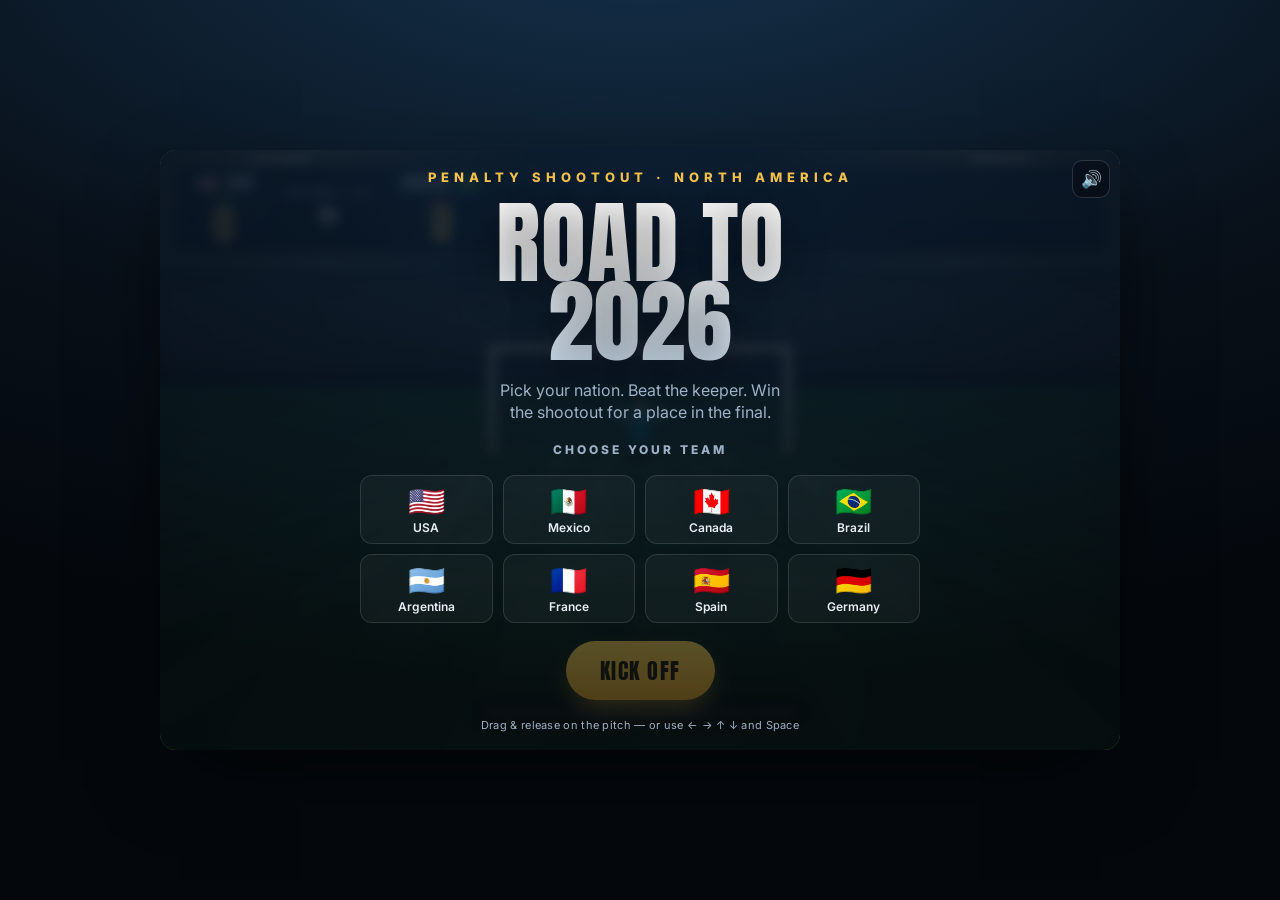
<file: docs/game.html>
<!DOCTYPE html>
<html lang="en">
<head>
<meta charset="UTF-8" />
<meta name="viewport" content="width=device-width, initial-scale=1, maximum-scale=1, user-scalable=no" />
<title>Road to 2026 — Penalty Shootout</title>
<link rel="preconnect" href="https://fonts.googleapis.com">
<link rel="preconnect" href="https://fonts.gstatic.com" crossorigin>
<link href="https://fonts.googleapis.com/css2?family=Anton&family=Inter:wght@400;600;800&display=swap" rel="stylesheet">
<style>
  :root{
    --sky-top:#0a1526; --sky-mid:#10283f; --night:#081019;
    --grass:#2f9243; --grass-dark:#247a37; --grass-deep:#1c5d2c;
    --gold:#f2c14e; --gold-deep:#d89a26;
    --go:#3ad07a; --no:#e2483b;
    --chalk:rgba(255,255,255,.92);
    --ink:#e8eef5; --dim:#9fb1c4;
  }
  *{box-sizing:border-box; -webkit-tap-highlight-color:transparent;}
  html,body{margin:0; height:100%;}
  body{
    background:radial-gradient(120% 80% at 50% -10%, #15324d 0%, var(--night) 60%, #04080d 100%);
    color:var(--ink);
    font-family:'Inter',system-ui,-apple-system,sans-serif;
    display:flex; align-items:center; justify-content:center;
    min-height:100%; padding:14px;
    overflow:hidden;
  }
  #stage{
    position:relative; width:min(96vw, 960px);
    aspect-ratio:8/5; border-radius:16px; overflow:hidden;
    box-shadow:0 30px 80px -20px rgba(0,0,0,.8), 0 0 0 1px rgba(255,255,255,.06) inset;
  }
  canvas{display:block; width:100%; height:100%;}

  /* ---------- HUD ---------- */
  #hud{
    position:absolute; inset:0; pointer-events:none;
    display:flex; flex-direction:column; justify-content:space-between;
    padding:clamp(8px,2vw,16px);
  }
  .board{
    pointer-events:none;
    align-self:center; display:flex; align-items:stretch; gap:0;
    background:linear-gradient(180deg,#0d1a2a,#060d16);
    border:1px solid rgba(255,255,255,.1);
    border-radius:12px; overflow:hidden;
    box-shadow:0 10px 30px -10px rgba(0,0,0,.7), 0 0 0 3px rgba(0,0,0,.25);
    font-family:'Anton',sans-serif; letter-spacing:.5px;
  }
  .side{display:flex; flex-direction:column; align-items:center; padding:6px clamp(10px,2.2vw,18px) 7px; min-width:84px;}
  .side .nm{display:flex; align-items:center; gap:6px; font-size:clamp(13px,2.6vw,18px); color:var(--ink); line-height:1;}
  .side .flag{font-size:clamp(15px,3vw,20px); font-family:'Inter';}
  .side .sc{font-size:clamp(26px,5.5vw,40px); line-height:.95; color:var(--gold); text-shadow:0 0 14px rgba(242,193,78,.35);}
  .mid{display:flex; flex-direction:column; align-items:center; justify-content:center; padding:0 clamp(8px,2vw,14px); background:rgba(0,0,0,.25);}
  .mid .rd{font-size:clamp(9px,1.8vw,11px); color:var(--dim); letter-spacing:2px; font-family:'Inter'; font-weight:800;}
  .mid .vs{font-size:clamp(14px,3vw,20px); color:#fff;}
  .you-tag{font-size:9px; color:var(--go); letter-spacing:2px; font-family:'Inter'; font-weight:800; margin-top:1px;}

  #pellets{align-self:center; display:flex; gap:6px; margin-top:8px;}
  .pellet{width:11px; height:11px; border-radius:50%; background:rgba(255,255,255,.14); border:1px solid rgba(255,255,255,.18); transition:transform .2s;}
  .pellet.g{background:var(--go); box-shadow:0 0 10px var(--go); transform:scale(1.15);}
  .pellet.m{background:var(--no); box-shadow:0 0 10px var(--no);}

  #prompt{
    pointer-events:none; align-self:center; margin-bottom:6px; text-align:center;
    background:rgba(6,12,20,.55); backdrop-filter:blur(4px);
    border:1px solid rgba(255,255,255,.1); border-radius:999px;
    padding:7px 16px; font-size:clamp(12px,2.4vw,14px); color:var(--ink); font-weight:600;
    transition:opacity .25s; max-width:90%;
  }
  #prompt b{color:var(--gold);}

  /* ---------- big call ---------- */
  #call{
    position:absolute; inset:0; display:flex; align-items:center; justify-content:center;
    pointer-events:none; font-family:'Anton',sans-serif;
    font-size:clamp(48px,15vw,140px); letter-spacing:2px;
    opacity:0; transform:scale(.6); transition:none;
  }
  #call.show{animation:pop .9s ease-out forwards;}
  @keyframes pop{
    0%{opacity:0; transform:scale(.5) rotate(-4deg);}
    18%{opacity:1; transform:scale(1.08) rotate(2deg);}
    32%{transform:scale(1) rotate(0);}
    78%{opacity:1; transform:scale(1);}
    100%{opacity:0; transform:scale(1.04);}
  }

  /* ---------- overlays ---------- */
  .screen{
    position:absolute; inset:0; display:flex; flex-direction:column;
    align-items:center; justify-content:center; gap:clamp(10px,2.5vw,18px);
    padding:clamp(16px,4vw,40px); text-align:center;
    background:radial-gradient(120% 90% at 50% 0%, rgba(13,32,52,.86), rgba(4,8,13,.94));
    backdrop-filter:blur(6px);
    transition:opacity .35s; z-index:5;
  }
  .screen.hide{opacity:0; pointer-events:none;}
  .eyebrow{font-family:'Inter'; font-weight:800; letter-spacing:5px; font-size:clamp(10px,2.4vw,13px); color:var(--gold);}
  h1{
    font-family:'Anton',sans-serif; font-weight:400; margin:0;
    font-size:clamp(38px,11vw,92px); line-height:.86; letter-spacing:1px;
    background:linear-gradient(180deg,#fff 30%,#cfe0f0 100%);
    -webkit-background-clip:text; background-clip:text; color:transparent;
    text-shadow:0 8px 40px rgba(0,0,0,.4);
  }
  .sub{color:var(--dim); font-size:clamp(13px,2.8vw,16px); max-width:30ch; line-height:1.4;}
  .pick-label{color:var(--dim); font-size:12px; letter-spacing:3px; font-weight:800; text-transform:uppercase;}
  #teams{display:grid; grid-template-columns:repeat(4,1fr); gap:clamp(6px,1.6vw,10px); width:min(560px,92%);}
  .team{
    cursor:pointer; border:1px solid rgba(255,255,255,.12); border-radius:12px;
    background:rgba(255,255,255,.04); padding:10px 6px 8px; transition:transform .12s, border-color .15s, background .15s;
    display:flex; flex-direction:column; align-items:center; gap:4px;
  }
  .team:hover{transform:translateY(-2px); background:rgba(255,255,255,.08);}
  .team.sel{border-color:var(--gold); background:rgba(242,193,78,.12); box-shadow:0 0 0 1px var(--gold), 0 8px 20px -8px var(--gold-deep);}
  .team .em{font-size:clamp(22px,5vw,30px); line-height:1;}
  .team .tn{font-size:clamp(10px,2.2vw,12px); color:var(--ink); font-weight:600;}
  .btn{
    cursor:pointer; border:none; font-family:'Anton',sans-serif; letter-spacing:1.5px;
    font-size:clamp(16px,3.6vw,22px); color:#21130a;
    background:linear-gradient(180deg,var(--gold),var(--gold-deep));
    padding:13px 34px; border-radius:999px; transition:transform .12s, filter .15s, opacity .2s;
    box-shadow:0 12px 28px -8px rgba(242,193,78,.6);
  }
  .btn:hover{transform:translateY(-2px); filter:brightness(1.06);}
  .btn:disabled{opacity:.35; cursor:not-allowed; transform:none;}
  .btn.ghost{background:transparent; color:var(--ink); box-shadow:none; border:1px solid rgba(255,255,255,.22); font-size:clamp(12px,2.6vw,14px); padding:9px 22px;}
  .res-line{font-family:'Anton',sans-serif; font-size:clamp(20px,5vw,34px); color:var(--ink);}
  .res-line .gold{color:var(--gold);}
  .stat-row{display:flex; gap:clamp(14px,4vw,30px); margin-top:4px;}
  .stat{display:flex; flex-direction:column; align-items:center;}
  .stat .v{font-family:'Anton',sans-serif; font-size:clamp(24px,6vw,40px); color:var(--gold); line-height:1;}
  .stat .l{font-size:11px; color:var(--dim); letter-spacing:2px; text-transform:uppercase; margin-top:3px;}

  #sound{
    pointer-events:auto; position:absolute; top:10px; right:10px; z-index:6;
    width:38px; height:38px; border-radius:10px; cursor:pointer;
    background:rgba(6,12,20,.6); border:1px solid rgba(255,255,255,.14);
    color:var(--ink); font-size:17px; display:flex; align-items:center; justify-content:center;
  }
  .hint{font-size:11px; color:var(--dim); letter-spacing:.3px;}
  @media (max-width:430px){ #teams{grid-template-columns:repeat(2,1fr);} }
</style>
</head>
<body>
<div id="stage">
  <canvas id="game"></canvas>

  <div id="hud">
    <div>
      <div class="board">
        <div class="side">
          <div class="nm"><span class="flag" id="hFlag">🇺🇸</span><span id="hName">USA</span></div>
          <div class="you-tag">YOU</div>
          <div class="sc" id="hScore">0</div>
        </div>
        <div class="mid">
          <div class="rd" id="hRound">ROUND 1 / 5</div>
          <div class="vs">VS</div>
        </div>
        <div class="side">
          <div class="nm"><span id="aName">BRAZIL</span><span class="flag" id="aFlag">🇧🇷</span></div>
          <div class="you-tag" style="color:var(--no)">CPU</div>
          <div class="sc" id="aScore">0</div>
        </div>
      </div>
      <div id="pellets"></div>
    </div>
    <div id="prompt">Swipe from the ball toward the goal to shoot</div>
  </div>

  <div id="call"></div>
  <button id="sound" title="Toggle sound">🔊</button>

  <!-- Menu -->
  <div class="screen" id="menu">
    <div class="eyebrow">PENALTY SHOOTOUT · NORTH AMERICA</div>
    <h1>ROAD TO<br>2026</h1>
    <div class="sub">Pick your nation. Beat the keeper. Win the shootout for a place in the final.</div>
    <div class="pick-label">Choose your team</div>
    <div id="teams"></div>
    <button class="btn" id="kickoff" disabled>KICK OFF</button>
    <div class="hint">Drag &amp; release on the pitch — or use ← → ↑ ↓ and Space</div>
  </div>

  <!-- Result -->
  <div class="screen hide" id="result">
    <div class="eyebrow" id="rEyebrow">FULL TIME</div>
    <h1 id="rTitle">THROUGH!</h1>
    <div class="res-line" id="rScore">3 <span class="gold">—</span> 2</div>
    <div class="stat-row">
      <div class="stat"><div class="v" id="rGoals">0</div><div class="l">Goals</div></div>
      <div class="stat"><div class="v" id="rAcc">0%</div><div class="l">Accuracy</div></div>
      <div class="stat"><div class="v" id="rStreak">0</div><div class="l">Best streak</div></div>
    </div>
    <button class="btn" id="again">PLAY AGAIN</button>
    <button class="btn ghost" id="changeTeam">Change team</button>
  </div>
</div>

<script>
(() => {
"use strict";

// ---------- constants ----------
const W = 960, H = 600;
const GOAL = { cx:480, left:332, right:628, yTop:198, yBot:300 };
GOAL.halfW = (GOAL.right - GOAL.left)/2;
GOAL.h = GOAL.yBot - GOAL.yTop;
const SPOT = { x:480, y:474 };
const HORIZON = 236;
const AIM_X = 210, AIM_Y = 196, POWER_LEN = 250, MIN_SWIPE = 36;
const KEEPER_REACH = 104;

const TEAMS = [
  {code:'USA', name:'USA',       em:'🇺🇸', c1:'#ffffff', c2:'#1a3a8f'},
  {code:'MEX', name:'Mexico',    em:'🇲🇽', c1:'#0b7a3b', c2:'#ffffff'},
  {code:'CAN', name:'Canada',    em:'🇨🇦', c1:'#d52b1e', c2:'#ffffff'},
  {code:'BRA', name:'Brazil',    em:'🇧🇷', c1:'#ffdf00', c2:'#0a8a3c'},
  {code:'ARG', name:'Argentina', em:'🇦🇷', c1:'#74acdf', c2:'#ffffff'},
  {code:'FRA', name:'France',    em:'🇫🇷', c1:'#1a47b8', c2:'#ffffff'},
  {code:'ESP', name:'Spain',     em:'🇪🇸', c1:'#c60b1e', c2:'#ffc400'},
  {code:'GER', name:'Germany',   em:'🇩🇪', c1:'#111418', c2:'#dd0000'},
];

// ---------- canvas ----------
const cv = document.getElementById('game');
const ctx = cv.getContext('2d');
let scaleX = 1, scaleY = 1, rect = null;
function resize(){
  rect = cv.getBoundingClientRect();
  const dpr = Math.min(window.devicePixelRatio || 1, 2);
  cv.width = W * dpr; cv.height = H * dpr;
  ctx.setTransform(dpr,0,0,dpr,0,0);
  scaleX = W / rect.width; scaleY = H / rect.height;
}
window.addEventListener('resize', resize);

// ---------- state ----------
const reduce = window.matchMedia('(prefers-reduced-motion: reduce)').matches;
const game = {
  screen:'menu',           // menu | play | result
  phase:'idle',            // aim | flight | resolve | opp | done
  you:null, opp:null,
  youScore:0, oppScore:0,
  shotsTaken:0, goals:0, miss:0, streak:0, bestStreak:0,
  round:1, maxRounds:5, sudden:false,
  shotLog:[],
  t:0,
};

// shot in flight
let shot = null;
// keeper
const keeper = { x:GOAL.cx, dx:0, dy:0, dive:0, targetDive:0, lean:0, savePt:0 };
// aim
let aiming = false, aimStart=null, aimCur=null;
let kbAim = { hx:0, hf:0.35 }; // keyboard persistent aim
// fx
let fx = [];          // particles
let netRipple = null; // {x,y,t}
let crowdJoy = 0;

// ---------- audio ----------
// Everything routes through a master gain + compressor for a warmer, glue-d mix
// (no more raw square/saw straight to the speakers).
let actx = null, muted = false, master = null;
function audio(){
  if(!actx){
    try{
      actx = new (window.AudioContext||window.webkitAudioContext)();
      master = actx.createGain(); master.gain.value = 0.55;
      const comp = actx.createDynamicsCompressor();
      comp.threshold.value = -18; comp.ratio.value = 3; comp.attack.value = 0.003; comp.release.value = 0.25;
      master.connect(comp).connect(actx.destination);
    }catch(e){}
  }
  if(actx && actx.state==='suspended') actx.resume();
  return actx;
}
// pitched note with attack/release envelope, optional glide + lowpass
function blip(freq, dur, {type='sine', vol=0.3, to=null, when=0, atk=0.008, lp=null}={}){
  if(muted) return; const a=audio(); if(!a||!master) return;
  const t=a.currentTime+when;
  const o=a.createOscillator(); o.type=type; o.frequency.setValueAtTime(freq,t);
  if(to) o.frequency.exponentialRampToValueAtTime(Math.max(1,to), t+dur);
  const g=a.createGain();
  g.gain.setValueAtTime(0.0001,t);
  g.gain.exponentialRampToValueAtTime(vol, t+atk);
  g.gain.exponentialRampToValueAtTime(0.0001, t+dur);
  let node=o;
  if(lp){ const f=a.createBiquadFilter(); f.type='lowpass'; f.frequency.value=lp; o.connect(f); node=f; }
  node.connect(g).connect(master); o.start(t); o.stop(t+dur+0.03);
}
// filtered noise burst (thwacks, air, crowd)
function noiseBurst(dur, {vol=0.3, type='lowpass', freq=1000, q=0.7, when=0, atk=0.004, sweepTo=null}={}){
  if(muted) return; const a=audio(); if(!a||!master) return;
  const t=a.currentTime+when;
  const n=Math.max(1,Math.floor(a.sampleRate*dur)), buf=a.createBuffer(1,n,a.sampleRate), d=buf.getChannelData(0);
  for(let i=0;i<n;i++) d[i]=Math.random()*2-1;
  const s=a.createBufferSource(); s.buffer=buf;
  const f=a.createBiquadFilter(); f.type=type; f.frequency.setValueAtTime(freq,t); f.Q.value=q;
  if(sweepTo) f.frequency.exponentialRampToValueAtTime(sweepTo, t+dur);
  const g=a.createGain();
  g.gain.setValueAtTime(0.0001,t);
  g.gain.exponentialRampToValueAtTime(vol, t+atk);
  g.gain.exponentialRampToValueAtTime(0.0001, t+dur);
  s.connect(f).connect(g).connect(master); s.start(t); s.stop(t+dur+0.03);
}
// swelling band-passed roar — sounds like a crowd
function crowdRoar(dur, vol){
  if(muted) return; const a=audio(); if(!a||!master) return;
  const t=a.currentTime;
  const n=Math.floor(a.sampleRate*dur), buf=a.createBuffer(1,n,a.sampleRate), d=buf.getChannelData(0);
  for(let i=0;i<n;i++) d[i]=Math.random()*2-1;
  const s=a.createBufferSource(); s.buffer=buf;
  const f=a.createBiquadFilter(); f.type='bandpass'; f.Q.value=0.5;
  f.frequency.setValueAtTime(420,t); f.frequency.exponentialRampToValueAtTime(1500, t+dur*0.55);
  const g=a.createGain();
  g.gain.setValueAtTime(0.0001,t);
  g.gain.linearRampToValueAtTime(vol, t+dur*0.28);
  g.gain.exponentialRampToValueAtTime(0.0001, t+dur);
  s.connect(f).connect(g).connect(master); s.start(t); s.stop(t+dur+0.05);
}
function sndKick(){ blip(190,0.13,{type:'sine',vol:0.5,to:52,atk:0.004}); noiseBurst(0.05,{vol:0.22,type:'highpass',freq:900}); }
function sndGoal(){
  crowdRoar(0.95,0.5);
  [523.25,659.25,783.99,1046.5].forEach((f,i)=> blip(f,0.5,{type:'triangle',vol:0.16,when:i*0.085,atk:0.01}));
}
function sndSave(){ noiseBurst(0.13,{vol:0.32,type:'lowpass',freq:420}); blip(150,0.16,{type:'sine',vol:0.28,to:78}); }
function sndMiss(){ blip(330,0.32,{type:'triangle',vol:0.15,to:150,atk:0.01}); noiseBurst(0.32,{vol:0.1,type:'bandpass',freq:1000,q:0.6,sweepTo:500}); }
function sndWhistle(){
  [0,0.17].forEach(w=>{                       // two short referee toots
    blip(2200,0.13,{type:'triangle',vol:0.13,when:w,atk:0.006});
    blip(2780,0.13,{type:'triangle',vol:0.05,when:w,atk:0.006});
    noiseBurst(0.12,{vol:0.04,type:'bandpass',freq:2400,q:6,when:w});
  });
}

// ---------- helpers ----------
const clamp=(v,a,b)=>v<a?a:v>b?b:v;
const lerp=(a,b,t)=>a+(b-a)*t;
const ease=t=>1-Math.pow(1-t,2);
const rand=(a,b)=>a+Math.random()*(b-a);

// ---------- menu / setup ----------
const teamsEl = document.getElementById('teams');
let chosen = null;
TEAMS.forEach(t=>{
  const d=document.createElement('div'); d.className='team';
  d.innerHTML=`<span class="em">${t.em}</span><span class="tn">${t.name}</span>`;
  d.addEventListener('click',()=>{
    document.querySelectorAll('.team').forEach(x=>x.classList.remove('sel'));
    d.classList.add('sel'); chosen=t;
    document.getElementById('kickoff').disabled=false;
  });
  teamsEl.appendChild(d);
});

document.getElementById('kickoff').addEventListener('click', ()=>{ audio(); startMatch(); });
document.getElementById('again').addEventListener('click', ()=>{ resetMatch(); show('menu',false); show('result',true); startMatch(); });
document.getElementById('changeTeam').addEventListener('click', ()=>{ show('result',true); show('menu',false); });
document.getElementById('sound').addEventListener('click', ()=>{
  muted=!muted; document.getElementById('sound').textContent = muted?'🔇':'🔊'; if(!muted){ audio(); sndWhistle(); }
});

function show(id, hide){ document.getElementById(id).classList.toggle('hide', hide); }

function pickOpponent(){
  const pool = TEAMS.filter(t=>t.code!==chosen.code);
  return pool[Math.floor(Math.random()*pool.length)];
}

function resetMatch(){
  game.youScore=0; game.oppScore=0; game.shotsTaken=0; game.goals=0;
  game.miss=0; game.streak=0; game.bestStreak=0; game.round=1;
  game.sudden=false; game.shotLog=[];
}

function startMatch(){
  resetMatch();
  game.you = chosen; game.opp = pickOpponent();
  game.screen='play'; game.phase='aim';
  // scoreboard
  document.getElementById('hFlag').textContent=game.you.em;
  document.getElementById('hName').textContent=game.you.code;
  document.getElementById('aFlag').textContent=game.opp.em;
  document.getElementById('aName').textContent=game.opp.code;
  updateBoard();
  buildPellets();
  resetBall();
  keeper.x=GOAL.cx; keeper.dive=0; keeper.targetDive=0; keeper.lean=0;
  show('menu',true); show('result',true);
  setPrompt(`<b>${game.you.name}</b> to shoot — swipe toward the goal`);
}

function updateBoard(){
  document.getElementById('hScore').textContent=game.youScore;
  document.getElementById('aScore').textContent=game.oppScore;
  document.getElementById('hRound').textContent = game.sudden ? 'SUDDEN DEATH' : `ROUND ${Math.min(game.round,game.maxRounds)} / ${game.maxRounds}`;
}
function buildPellets(){
  const p=document.getElementById('pellets'); p.innerHTML='';
  const n = game.sudden ? game.shotLog.length+1 : game.maxRounds;
  for(let i=0;i<n;i++){ const d=document.createElement('div'); d.className='pellet'; if(game.shotLog[i]) d.classList.add(game.shotLog[i]); p.appendChild(d); }
}
function setPrompt(html){ const el=document.getElementById('prompt'); el.innerHTML=html; el.style.opacity=html?1:0; }

function resetBall(){
  shot = { x:SPOT.x, y:SPOT.y, t:0, dur:0.7, live:false, p1:null, curve:0, result:null, settled:false, restT:0 };
}

// ---------- aim computation ----------
function computeAim(sx,sy,cx,cy){
  const vx=cx-sx, vy=cy-sy;
  const hx=clamp(vx/AIM_X,-1.5,1.5);
  const up=Math.max(0,-vy);
  const hf=clamp(up/AIM_Y,0,1.4);
  return aimFromParams(hx,hf, Math.hypot(vx,vy));
}
function aimFromParams(hx,hf,len){
  const tx=GOAL.cx+hx*GOAL.halfW;
  const ty=GOAL.yBot-hf*GOAL.h;
  const power=clamp((len||POWER_LEN*0.8)/POWER_LEN,0.45,1);
  const inGoal = tx>GOAL.left-4 && tx<GOAL.right+4 && ty>GOAL.yTop-2 && ty<=GOAL.yBot+6;
  return {tx,ty,power,inGoal,hx,hf};
}

// ---------- shooting ----------
function takeShot(aim){
  if(game.phase!=='aim') return;
  game.phase='flight';
  setPrompt('');
  shot.live=true; shot.t=0;
  shot.dur = lerp(0.82,0.5, aim.power);
  shot.p1 = {x:aim.tx, y:aim.ty};
  shot.curve = (aim.tx-GOAL.cx)*0.10 + rand(-8,8);
  shot.aim = aim;
  // keeper decides a dive (cannot see exact placement) — weighted spread
  const sides=[-1,-0.62,0,0.62,1], wts=[0.18,0.22,0.2,0.22,0.18];
  let r=Math.random(),acc=0,pick=0;
  for(let i=0;i<sides.length;i++){ acc+=wts[i]; if(r<=acc){pick=sides[i];break;} }
  const high = Math.random()<0.42;
  keeper.kx = GOAL.cx + pick*GOAL.halfW;
  keeper.ky = GOAL.yBot - (high?0.7:0.16)*GOAL.h;
  keeper.targetDive = 1;
  keeper.lean = pick;
  sndKick();
  spawnPuff(SPOT.x,SPOT.y);
}

function resolveShot(){
  const land = shot.p1;
  const onTarget = land.x>GOAL.left-2 && land.x<GOAL.right+2 && land.y>GOAL.yTop-2 && land.y<GOAL.yBot+8;
  let result;
  if(!onTarget){ result='miss'; }
  else {
    const d=Math.hypot(land.x-keeper.kx, land.y-keeper.ky);
    result = d < KEEPER_REACH ? 'save' : 'goal';
  }
  shot.result=result;
  game.phase='resolve';
  game.shotsTaken++;
  if(result==='goal'){
    game.goals++; game.youScore++; game.streak++; game.bestStreak=Math.max(game.bestStreak,game.streak);
    netRipple={x:land.x,y:land.y,t:0}; crowdJoy=1; spawnConfetti(land.x,land.y);
    sndGoal(); bigCall('GOAL!','var(--go)');
  } else if(result==='save'){
    game.miss++; game.streak=0; keeper.savePt=1; spawnPuff(keeper.kx,keeper.ky,'#cfe');
    sndSave(); bigCall('SAVED!','#7fd3ff');
  } else {
    game.miss++; game.streak=0; sndMiss(); bigCall('MISSED!','var(--no)');
  }
  game.shotLog.push(result==='goal'?'g':'m');
  updateBoard(); buildPellets();
  // settle then opponent turn
  setTimeout(()=>{ keeper.targetDive=0; opponentTurn(); }, result==='goal'?1300:1100);
}

function opponentTurn(){
  game.phase='opp';
  setPrompt(`<b>${game.opp.name}</b> step up to the spot…`);
  setTimeout(()=>{
    const scored = Math.random() < 0.70;
    if(scored){ game.oppScore++; bigCall(`${game.opp.code} SCORE`, 'var(--no)'); sndGoal(); }
    else { bigCall(`${game.opp.code} MISS`, 'var(--go)'); sndSave(); }
    updateBoard();
    setTimeout(nextRound, 1200);
  }, 850);
}

function shootoutOver(){
  const yr=game.youScore, or=game.oppScore;
  const inRegulation = game.round <= game.maxRounds;
  if(inRegulation){
    const youKicks=game.round, oppKicks=game.round; // both have kicked this round
    const youLeft=game.maxRounds-youKicks, oppLeft=game.maxRounds-oppKicks;
    if(yr > or+oppLeft) return 'you';
    if(or > yr+youLeft) return 'opp';
    if(game.round===game.maxRounds && yr!==or) return yr>or?'you':'opp';
    return null;
  } else {
    if(yr!==or) return yr>or?'you':'opp';
    return null;
  }
}

function nextRound(){
  const over = shootoutOver();
  if(over){ endMatch(over); return; }
  game.round++;
  if(game.round>game.maxRounds && !game.sudden){ game.sudden=true; }
  if(game.sudden) game.round = Math.max(game.round, game.maxRounds+1);
  game.phase='aim';
  resetBall();
  keeper.x=GOAL.cx; keeper.dive=0; keeper.targetDive=0; keeper.savePt=0; netRipple=null; crowdJoy=0;
  updateBoard(); buildPellets();
  setPrompt(`<b>${game.you.name}</b> — swipe toward the goal to shoot`);
}

function endMatch(winner){
  game.phase='done'; game.screen='result';
  const acc = game.shotsTaken? Math.round(100*game.goals/game.shotsTaken):0;
  document.getElementById('rGoals').textContent=game.goals;
  document.getElementById('rAcc').textContent=acc+'%';
  document.getElementById('rStreak').textContent=game.bestStreak;
  document.getElementById('rScore').innerHTML=`${game.youScore} <span class="gold">—</span> ${game.oppScore}`;
  const win = winner==='you';
  document.getElementById('rEyebrow').textContent = win?'SHOOTOUT WON':'SHOOTOUT LOST';
  document.getElementById('rTitle').textContent = win?'THROUGH!':'HEARTBREAK';
  document.getElementById('rTitle').style.color = win?'':'';
  if(win) sndWhistle();
  setTimeout(()=>show('result',false), 900);
}

function bigCall(text,color){
  const el=document.getElementById('call');
  el.textContent=text; el.style.color=color||'var(--gold)';
  el.classList.remove('show'); void el.offsetWidth; el.classList.add('show');
}

// ---------- particles ----------
function spawnConfetti(x,y){
  if(reduce) return;
  const cols=[game.you.c1,game.you.c2,'#fff','var(--gold)','#3ad07a'];
  for(let i=0;i<60;i++){
    fx.push({x:x+rand(-30,30),y:y+rand(-10,10),vx:rand(-3,3),vy:rand(-6,-1),g:0.18,
      life:rand(60,110),age:0,size:rand(3,7),rot:rand(0,6.28),vr:rand(-.3,.3),
      col:cols[i%cols.length],kind:'conf'});
  }
}
function spawnPuff(x,y,col){
  for(let i=0;i<10;i++){
    fx.push({x,y,vx:rand(-1.6,1.6),vy:rand(-1.8,.2),g:0.04,life:rand(18,30),age:0,
      size:rand(2,5),col:col||'rgba(255,255,255,.7)',kind:'puff'});
  }
}
function updateFX(){
  for(let i=fx.length-1;i>=0;i--){
    const p=fx[i]; p.age++; p.vy+=p.g; p.x+=p.vx; p.y+=p.vy;
    if(p.rot!==undefined) p.rot+=p.vr;
    if(p.age>p.life) fx.splice(i,1);
  }
}

// ---------- update ----------
let last=0;
function update(dt){
  if(game.screen!=='play'){ updateFX(); return; }
  // keeper dive animation
  keeper.dive += (keeper.targetDive - keeper.dive) * Math.min(1, dt*9);
  if(keeper.savePt>0) keeper.savePt=Math.max(0,keeper.savePt-dt*1.6);

  if(shot && shot.live){
    shot.t += dt/shot.dur;
    if(shot.t>=1 && !shot.result){
      shot.t=1; resolveShot();
    }
    if(shot.result && shot.t<1.35){ shot.t += dt/shot.dur*0.6; } // let miss balls fly past a touch
  }
  if(netRipple){ netRipple.t+=dt*3.4; if(netRipple.t>1) netRipple=null; }
  if(crowdJoy>0) crowdJoy=Math.max(0,crowdJoy-dt*0.8);
  updateFX();
}

// ---------- render ----------
function ballPos(){
  if(!shot) return {x:SPOT.x,y:SPOT.y,s:1};
  if(!shot.live) return {x:SPOT.x,y:SPOT.y,s:1};
  const t=clamp(shot.t,0,1.35), te=t<=1?t:1;
  const baseY=lerp(SPOT.y,shot.p1.y,te);
  const arc = (Math.max(0,SPOT.y-shot.p1.y))*0.14 + 16;
  let x=lerp(SPOT.x,shot.p1.x,te) + shot.curve*Math.sin(Math.PI*te);
  let y=baseY - arc*Math.sin(Math.PI*te);
  let s=lerp(1,0.42,te);
  // after-cross behaviour
  if(t>1){
    const o=t-1;
    if(shot.result==='goal'){ s=0.42; y=shot.p1.y + Math.sin(o*8)*2*(1-o*0.7); }
    else if(shot.result==='save'){ x = keeper.kx + (shot.p1.x-keeper.kx)*0.4 - o*40; y=shot.p1.y + o*60; s=lerp(0.42,0.55,o); }
    else { // miss flies off
      x += (shot.p1.x-SPOT.x)*o*0.5; y -= 30*o; s=lerp(0.42,0.3,o);
    }
  }
  return {x,y,s,spin:shot.t*22};
}

function draw(){
  ctx.clearRect(0,0,W,H);
  drawSky();
  drawCrowd();
  drawPitch();
  drawGoalBack();
  // depth order around goal line
  const bp = ballPos();
  drawKeeper();
  drawGoalNetFront();
  // ball: if flying and near/behind goal, it's drawn after net front already (so it sits in net). For approach it's in front.
  if(game.screen==='play') drawBall(bp);
  drawGoalPosts();
  if(game.screen==='play' && aiming) drawAimPreview();
  drawFX();
  drawGround();
}

function drawSky(){
  const g=ctx.createLinearGradient(0,0,0,HORIZON);
  g.addColorStop(0,'#081320'); g.addColorStop(.6,'#0e2336'); g.addColorStop(1,'#12304a');
  ctx.fillStyle=g; ctx.fillRect(0,0,W,HORIZON+4);
  // floodlights
  ctx.save();
  for(const fx2 of [120,840]){
    const lg=ctx.createRadialGradient(fx2,20,4,fx2,20,260);
    lg.addColorStop(0,'rgba(255,247,214,.5)'); lg.addColorStop(1,'rgba(255,247,214,0)');
    ctx.fillStyle=lg; ctx.beginPath(); ctx.arc(fx2,20,260,0,7); ctx.fill();
    ctx.fillStyle='#cdd6df'; ctx.fillRect(fx2-30,6,60,8);
    ctx.fillStyle='#fff7d6';
    for(let i=0;i<3;i++) for(let j=0;j<2;j++){ ctx.fillRect(fx2-24+i*18, 8+j*3, 12,2.4); }
    ctx.fillStyle='#3a4654'; ctx.fillRect(fx2-3,14,6,30);
  }
  ctx.restore();
}

function drawCrowd(){
  const top=120, bot=HORIZON;
  ctx.fillStyle='#0a1520'; ctx.fillRect(0,top,W,bot-top);
  // tiered glow
  const g=ctx.createLinearGradient(0,top,0,bot); g.addColorStop(0,'rgba(255,255,255,.05)'); g.addColorStop(1,'rgba(0,0,0,.3)');
  ctx.fillStyle=g; ctx.fillRect(0,top,W,bot-top);
  // pixel crowd
  const joy=crowdJoy;
  for(let y=top+6;y<bot-6;y+=7){
    for(let x=4;x<W;x+=7){
      const seed=(x*13+y*7)%97;
      const c=['#cdd6df','#9fb1c4','#e0c9a6','#b8c2cf','#8d6e5b'][seed%5];
      ctx.fillStyle=c;
      const jy = joy>0 ? Math.sin((x+y)*0.5 + performance.now()*0.02)*2*joy : 0;
      ctx.globalAlpha=0.55;
      ctx.fillRect(x, y+jy, 3,3);
    }
  }
  ctx.globalAlpha=1;
  // ad board
  ctx.fillStyle='#06101a'; ctx.fillRect(0,bot-12,W,12);
  ctx.fillStyle=game.screen==='play'?'#13314c':'#0c2236'; ctx.fillRect(0,bot-12,W,3);
  ctx.font='bold 9px Inter'; ctx.textAlign='center'; ctx.fillStyle='rgba(255,255,255,.32)';
  ctx.fillText('· F I F A   W O R L D   C U P   2 0 2 6 · U N I T E D   ·   C A N A D A   ·   M E X I C O ·', W/2, bot-3);
}

function drawPitch(){
  // base grass
  const g=ctx.createLinearGradient(0,HORIZON,0,H);
  g.addColorStop(0,'#1c5d2c'); g.addColorStop(.5,'#258039'); g.addColorStop(1,'#2f9243');
  ctx.fillStyle=g; ctx.fillRect(0,HORIZON,W,H-HORIZON);
  // radial mowing stripes converging to vanishing point
  const vp={x:GOAL.cx,y:HORIZON};
  const stripes=18;
  for(let i=-stripes;i<stripes;i++){
    const x0 = W/2 + (i/stripes)*W*1.9;
    const x1 = W/2 + ((i+1)/stripes)*W*1.9;
    ctx.beginPath();
    ctx.moveTo(x0,H); ctx.lineTo(x1,H); ctx.lineTo(vp.x,vp.y);
    ctx.closePath();
    ctx.fillStyle = (i%2===0)?'rgba(255,255,255,.045)':'rgba(0,0,0,.05)';
    ctx.fill();
  }
  // penalty box lines (perspective-ish)
  ctx.strokeStyle='rgba(255,255,255,.55)'; ctx.lineWidth=2;
  // 6-yard box
  ctx.beginPath(); ctx.moveTo(388,318); ctx.lineTo(572,318); ctx.stroke();
  ctx.beginPath(); ctx.moveTo(388,318); ctx.lineTo(404,300); ctx.stroke();
  ctx.beginPath(); ctx.moveTo(572,318); ctx.lineTo(556,300); ctx.stroke();
  // 18-yard box
  ctx.beginPath(); ctx.moveTo(250,430); ctx.lineTo(710,430); ctx.stroke();
  ctx.beginPath(); ctx.moveTo(250,430); ctx.lineTo(320,318); ctx.stroke();
  ctx.beginPath(); ctx.moveTo(710,430); ctx.lineTo(640,318); ctx.stroke();
  // penalty arc
  ctx.beginPath(); ctx.ellipse(SPOT.x,430,70,18,0,Math.PI*1.06,Math.PI*1.94); ctx.stroke();
  // penalty spot
  ctx.fillStyle='rgba(255,255,255,.9)'; ctx.beginPath(); ctx.ellipse(SPOT.x,SPOT.y+2,5,2.4,0,0,7); ctx.fill();
  // goal line
  ctx.beginPath(); ctx.moveTo(GOAL.left-6,GOAL.yBot); ctx.lineTo(GOAL.right+6,GOAL.yBot); ctx.stroke();
}

function drawGoalBack(){
  // net back panel
  ctx.save();
  ctx.fillStyle='rgba(8,18,28,.28)';
  ctx.fillRect(GOAL.left,GOAL.yTop,GOAL.right-GOAL.left,GOAL.h);
  ctx.restore();
}

function netDisp(x,y){
  if(!netRipple) return 0;
  const d=Math.hypot(x-netRipple.x,y-netRipple.y);
  const w=Math.sin((d*0.08)-(netRipple.t*6))*(8*(1-netRipple.t))*Math.exp(-d*0.012);
  return w;
}

function drawGoalNetFront(){
  ctx.save();
  ctx.strokeStyle='rgba(255,255,255,.22)'; ctx.lineWidth=1;
  const step=15;
  // verticals
  for(let x=GOAL.left;x<=GOAL.right;x+=step){
    ctx.beginPath();
    for(let y=GOAL.yTop;y<=GOAL.yBot;y+=4){
      const xx=x+netDisp(x,y);
      if(y===GOAL.yTop) ctx.moveTo(xx,y); else ctx.lineTo(xx,y);
    }
    ctx.stroke();
  }
  // horizontals
  for(let y=GOAL.yTop;y<=GOAL.yBot;y+=step){
    ctx.beginPath();
    for(let x=GOAL.left;x<=GOAL.right;x+=4){
      const yy=y+netDisp(x,y);
      if(x===GOAL.left) ctx.moveTo(x,yy); else ctx.lineTo(x,yy);
    }
    ctx.stroke();
  }
  ctx.restore();
}

function drawGoalPosts(){
  ctx.save();
  ctx.lineCap='round';
  ctx.strokeStyle='#fff'; ctx.lineWidth=7;
  ctx.shadowColor='rgba(0,0,0,.4)'; ctx.shadowBlur=8; ctx.shadowOffsetY=2;
  ctx.beginPath();
  ctx.moveTo(GOAL.left,GOAL.yBot); ctx.lineTo(GOAL.left,GOAL.yTop);
  ctx.lineTo(GOAL.right,GOAL.yTop); ctx.lineTo(GOAL.right,GOAL.yBot);
  ctx.stroke();
  ctx.restore();
}

function drawKeeper(){
  const d=keeper.dive, lean=keeper.lean;
  const baseX=GOAL.cx, baseY=GOAL.yBot-6;
  const dx = lean * d * (GOAL.halfW*0.78);
  const high = keeper.ky < GOAL.yBot-GOAL.h*0.4;
  const dy = high ? -d*26 : d*6;
  const cx=baseX+dx, cy=baseY+dy;
  const flash = keeper.savePt>0;
  ctx.save();
  ctx.translate(cx,cy);
  const tilt = lean*d*0.5;
  ctx.rotate(tilt);
  const kit = flash ? '#ffe45e' : '#13c1c8';
  const dark = flash ? '#caa400' : '#0a7e83';
  // shadow
  ctx.fillStyle='rgba(0,0,0,.25)'; ctx.beginPath(); ctx.ellipse(0,4,18,5,0,0,7); ctx.fill();
  // legs
  ctx.strokeStyle='#1b1f26'; ctx.lineWidth=6; ctx.lineCap='round';
  const spread=6+d*10;
  ctx.beginPath(); ctx.moveTo(-2,-2); ctx.lineTo(-spread,16); ctx.stroke();
  ctx.beginPath(); ctx.moveTo(2,-2); ctx.lineTo(spread,16); ctx.stroke();
  // body
  ctx.fillStyle=kit;
  roundRect(-9,-30,18,30,5); ctx.fill();
  ctx.fillStyle=dark; ctx.fillRect(-9,-14,18,4);
  // arms reach
  ctx.strokeStyle=kit; ctx.lineWidth=6; ctx.lineCap='round';
  const armUp = high? -1 : (-0.3 - d*0.5);
  const reach = 14+d*12;
  ctx.beginPath(); ctx.moveTo(-6,-26); ctx.lineTo(-6-reach,-26+armUp*reach); ctx.stroke();
  ctx.beginPath(); ctx.moveTo(6,-26); ctx.lineTo(6+reach,-26+armUp*reach); ctx.stroke();
  // gloves
  ctx.fillStyle='#fff';
  ctx.beginPath(); ctx.arc(-6-reach,-26+armUp*reach,4,0,7); ctx.fill();
  ctx.beginPath(); ctx.arc(6+reach,-26+armUp*reach,4,0,7); ctx.fill();
  // head
  ctx.fillStyle='#e9b08a'; ctx.beginPath(); ctx.arc(0,-36,7,0,7); ctx.fill();
  ctx.restore();
}

function drawBall(bp){
  const r=22*bp.s;
  ctx.save();
  // shadow on ground
  const groundY=Math.max(bp.y+r*0.6, GOAL.yBot);
  ctx.fillStyle='rgba(0,0,0,.22)';
  ctx.beginPath(); ctx.ellipse(bp.x, Math.min(SPOT.y+8, groundY), r*0.9, r*0.32,0,0,7); ctx.fill();
  // ball
  ctx.translate(bp.x,bp.y); if(bp.spin) ctx.rotate(bp.spin);
  const g=ctx.createRadialGradient(-r*0.3,-r*0.3,r*0.2,0,0,r);
  g.addColorStop(0,'#fff'); g.addColorStop(1,'#cfd6dd');
  ctx.fillStyle=g; ctx.beginPath(); ctx.arc(0,0,r,0,7); ctx.fill();
  // pentagons
  ctx.fillStyle='#15181c';
  pent(0,0,r*0.34);
  for(let i=0;i<5;i++){ const a=i/5*6.283; pent(Math.cos(a)*r*0.62,Math.sin(a)*r*0.62,r*0.2,a); }
  ctx.strokeStyle='rgba(0,0,0,.15)'; ctx.lineWidth=1; ctx.beginPath(); ctx.arc(0,0,r,0,7); ctx.stroke();
  ctx.restore();
}
function pent(cx,cy,r,rot=0){
  ctx.save(); ctx.translate(cx,cy); ctx.rotate(rot+0.3); ctx.beginPath();
  for(let i=0;i<5;i++){ const a=-Math.PI/2+i*1.2566; const x=Math.cos(a)*r,y=Math.sin(a)*r; i?ctx.lineTo(x,y):ctx.moveTo(x,y); }
  ctx.closePath(); ctx.fill(); ctx.restore();
}

function drawAimPreview(){
  const a = computeAim(aimStart.x,aimStart.y,aimCur.x,aimCur.y);
  const len=Math.hypot(aimCur.x-aimStart.x, aimCur.y-aimStart.y);
  if(len<MIN_SWIPE) return;
  // dotted trajectory
  ctx.save();
  ctx.setLineDash([6,7]); ctx.lineWidth=2.5;
  ctx.strokeStyle=a.inGoal?'rgba(58,208,122,.85)':'rgba(226,72,59,.85)';
  ctx.beginPath();
  const N=16;
  for(let i=0;i<=N;i++){
    const t=i/N; const arc=(SPOT.y-a.ty)*0.14+16;
    const x=lerp(SPOT.x,a.tx,t); const y=lerp(SPOT.y,a.ty,t)-arc*Math.sin(Math.PI*t);
    i?ctx.lineTo(x,y):ctx.moveTo(x,y);
  }
  ctx.stroke(); ctx.setLineDash([]);
  // target ghost
  ctx.fillStyle=a.inGoal?'rgba(58,208,122,.28)':'rgba(226,72,59,.28)';
  ctx.strokeStyle=a.inGoal?'var(--go)':'var(--no)'; ctx.lineWidth=2;
  ctx.beginPath(); ctx.arc(a.tx,a.ty,11,0,7); ctx.fill(); ctx.stroke();
  // power ring around ball
  ctx.strokeStyle='rgba(242,193,78,.9)'; ctx.lineWidth=4;
  ctx.beginPath(); ctx.arc(SPOT.x,SPOT.y,26, -Math.PI/2, -Math.PI/2 + a.power*Math.PI*2); ctx.stroke();
  ctx.restore();
}

function drawFX(){
  for(const p of fx){
    const a=1-p.age/p.life;
    ctx.globalAlpha=Math.max(0,a);
    if(p.kind==='conf'){
      ctx.save(); ctx.translate(p.x,p.y); ctx.rotate(p.rot);
      ctx.fillStyle=p.col.startsWith('var')?'#f2c14e':p.col;
      ctx.fillRect(-p.size/2,-p.size/2,p.size,p.size*1.6); ctx.restore();
    } else {
      ctx.fillStyle=p.col; ctx.beginPath(); ctx.arc(p.x,p.y,p.size,0,7); ctx.fill();
    }
  }
  ctx.globalAlpha=1;
}

function drawGround(){
  // subtle vignette
  const g=ctx.createRadialGradient(W/2,H*0.55,H*0.3,W/2,H*0.55,H*0.9);
  g.addColorStop(0,'rgba(0,0,0,0)'); g.addColorStop(1,'rgba(0,0,0,.34)');
  ctx.fillStyle=g; ctx.fillRect(0,0,W,H);
}

function roundRect(x,y,w,h,r){
  ctx.beginPath();
  ctx.moveTo(x+r,y); ctx.arcTo(x+w,y,x+w,y+h,r); ctx.arcTo(x+w,y+h,x,y+h,r);
  ctx.arcTo(x,y+h,x,y,r); ctx.arcTo(x,y,x+w,y,r); ctx.closePath();
}

// ---------- loop ----------
function loop(ts){
  const dt=Math.min(0.05,(ts-last)/1000)||0; last=ts;
  update(dt); draw();
  requestAnimationFrame(loop);
}

// ---------- input ----------
function toCanvas(e){
  const p = e.touches? e.touches[0]: e;
  return { x:(p.clientX-rect.left)*scaleX, y:(p.clientY-rect.top)*scaleY };
}
function pointerDown(e){
  audio();
  if(game.screen!=='play' || game.phase!=='aim') return;
  aiming=true; aimStart=toCanvas(e); aimCur={...aimStart};
  e.preventDefault();
}
function pointerMove(e){ if(aiming){ aimCur=toCanvas(e); e.preventDefault(); } }
function pointerUp(e){
  if(!aiming) return; aiming=false;
  const len=Math.hypot(aimCur.x-aimStart.x, aimCur.y-aimStart.y);
  if(len>=MIN_SWIPE && game.phase==='aim'){ takeShot(computeAim(aimStart.x,aimStart.y,aimCur.x,aimCur.y)); }
  e.preventDefault();
}
cv.addEventListener('mousedown',pointerDown);
window.addEventListener('mousemove',pointerMove);
window.addEventListener('mouseup',pointerUp);
cv.addEventListener('touchstart',pointerDown,{passive:false});
cv.addEventListener('touchmove',pointerMove,{passive:false});
cv.addEventListener('touchend',pointerUp,{passive:false});

// keyboard aim fallback
window.addEventListener('keydown',e=>{
  if(game.screen!=='play'||game.phase!=='aim') return;
  let used=true;
  if(e.key==='ArrowLeft') kbAim.hx=clamp(kbAim.hx-0.12,-1.2,1.2);
  else if(e.key==='ArrowRight') kbAim.hx=clamp(kbAim.hx+0.12,-1.2,1.2);
  else if(e.key==='ArrowUp') kbAim.hf=clamp(kbAim.hf+0.08,0,1.2);
  else if(e.key==='ArrowDown') kbAim.hf=clamp(kbAim.hf-0.08,0,1.2);
  else if(e.key===' '||e.key==='Enter'){ audio(); takeShot(aimFromParams(kbAim.hx,kbAim.hf,POWER_LEN*0.85)); }
  else used=false;
  if(used){
    e.preventDefault();
    // show preview by faking aim vector
    aiming=true; aimStart={x:SPOT.x,y:SPOT.y};
    aimCur={x:SPOT.x+kbAim.hx*AIM_X, y:SPOT.y-kbAim.hf*AIM_Y};
    if(e.key===' '||e.key==='Enter') aiming=false;
  }
});

// init
resize();
requestAnimationFrame(loop);
})();
</script>
</body>
</html>
</file>
